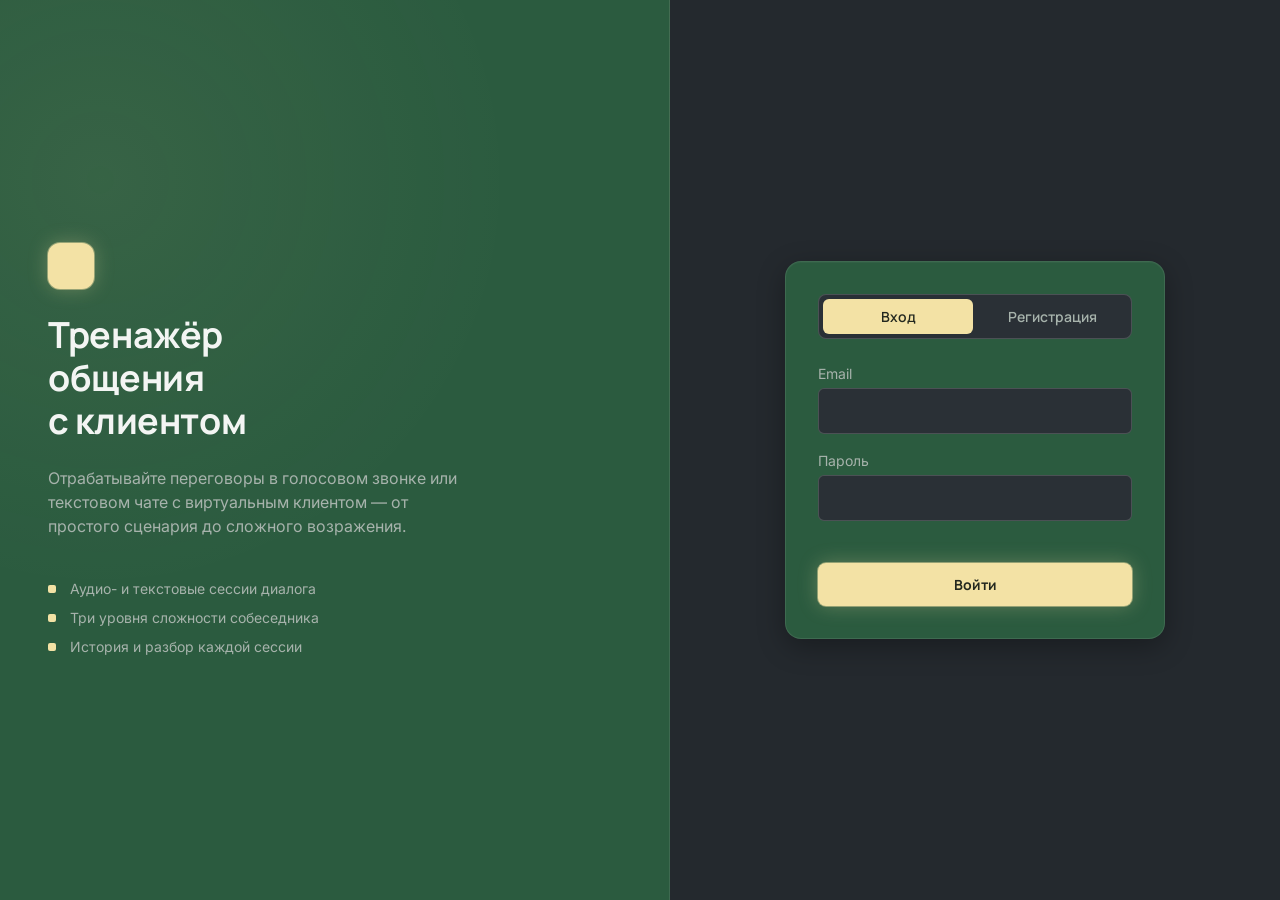
<file: frontend/pages/audio-dialog.html>
<!DOCTYPE html>
<html lang="ru">
<head>
  <meta charset="UTF-8" />
  <meta name="viewport" content="width=device-width, initial-scale=1.0" />
  <title>Голосовой звонок · Тренажёр общения с клиентом</title>
  <link rel="preconnect" href="https://fonts.googleapis.com" />
  <link href="https://fonts.googleapis.com/css2?family=Manrope:wght@600;700;800&family=Inter:wght@400;500;600&display=swap" rel="stylesheet" />
  <link rel="stylesheet" href="../css/variables.css" />
  <link rel="stylesheet" href="../css/base.css" />
  <link rel="stylesheet" href="../css/components.css" />
  <link rel="stylesheet" href="../css/audio-dialog.css" />
</head>
<body>

  <nav class="nav">
    <a class="nav__brand" href="home.html">
      <span class="nav__brand-mark"></span>
      Тренажёр общения
    </a>
    <div class="nav__links">
      <a class="nav__link" href="home.html">На главную</a>
    </div>
  </nav>

  <main class="audio-page">

    <!-- ЭКРАН НАСТРОЕК -->
    <section class="card audio-setup fade-in-on-scroll" id="setup-screen">
      <h1>Настройка звонка</h1>
      <p class="text-secondary">Выберите голос собеседника, сложность и длительность звонка.</p>

      <div class="audio-setup__block">
        <span class="field__label">Голос собеседника</span>
        <div class="segmented" id="voice-picker" role="group" aria-label="Голос собеседника">
          <button class="segmented__option" data-value="woman" aria-pressed="true">Женский</button>
          <button class="segmented__option" data-value="man" aria-pressed="false">Мужской</button>
        </div>
      </div>

      <div class="audio-setup__block">
        <span class="field__label">Сложность собеседника</span>
        <div class="segmented" id="level-picker" role="group" aria-label="Сложность">
          <button class="segmented__option" data-value="easy" aria-pressed="true">Лёгкая</button>
          <button class="segmented__option" data-value="normal" aria-pressed="false">Средняя</button>
          <button class="segmented__option" data-value="hard" aria-pressed="false">Сложная</button>
        </div>
      </div>

      <div class="audio-setup__block">
        <span class="field__label">Длительность звонка</span>
        <div class="segmented" id="mode-picker" role="group" aria-label="Длительность звонка">
          <button class="segmented__option" data-value="easy" aria-pressed="true">Короткая</button>
          <button class="segmented__option" data-value="norm" aria-pressed="false">Средняя</button>
          <button class="segmented__option" data-value="hard" aria-pressed="false">Длинная</button>
        </div>
      </div>

      <p class="field__error" id="setup-error" role="alert"></p>
      <button class="btn btn--primary btn--block audio-setup__call-btn" id="start-call-btn">
        Позвонить
      </button>
    </section>

    <!-- ЭКРАН ЗВОНКА -->
    <section class="audio-call" id="call-screen" hidden>
      <div class="audio-call__avatar glow-green" id="call-avatar"></div>
      <h2 class="audio-call__status" id="call-status">Соединение…</h2>
      <p class="audio-call__timer tabular-nums" id="call-timer">00:00</p>

      <p class="audio-call__bot-line" id="bot-line" aria-live="polite"></p>

      <div class="audio-call__controls">
        <button class="btn btn--icon audio-call__mic" id="mic-btn" disabled aria-pressed="false" aria-label="Говорить">
          <span class="audio-call__mic-dot"></span>
        </button>
        <button class="btn btn--icon audio-call__hangup" id="hangup-btn" aria-label="Завершить звонок">
          <span class="audio-call__hangup-icon"></span>
        </button>
      </div>

      <p class="audio-call__hint text-muted" id="call-hint">Нажмите на микрофон и начните говорить</p>
    </section>

    <!-- ЭКРАН ЗАВЕРШЕНИЯ -->
    <section class="card audio-end fade-in-on-scroll" id="end-screen" hidden>
      <h1 id="end-title">Звонок завершён</h1>
      <p class="text-secondary" id="end-message"></p>
      <div class="audio-end__actions">
        <button class="btn btn--ghost" id="end-restart-btn">Новый звонок</button>
        <a class="btn btn--primary" href="home.html">На главную</a>
      </div>
    </section>

    <audio id="bot-audio" class="visually-hidden"></audio>

  </main>

  <script src="../js/config.js"></script>
  <script src="../js/api.js"></script>
  <script src="../js/utils.js"></script>
  <script src="../js/audio-dialog.js"></script>
</body>
</html>
</file>
<file: frontend/css/variables.css>
/*
  variables.css
  Единая система токенов дизайна. Все остальные CSS-файлы используют
  только эти переменные — не хардкодят цвета/радиусы напрямую.
*/

:root {
  /* --- Цвета: фон / поверхности / акцент (по ТЗ) --- */
  --color-bg: #24292E;
  --color-bg-elevated: #2A3036;

  --color-surface: #2B5B3F;
  --color-surface-light: #356B4C;
  --color-surface-lighter: #3E8059;

  --color-accent: #F3E2A5;
  --color-accent-dim: #DFCB8E;
  --color-accent-strong: #F8EDC2;

  --color-text-primary: #F3F5F3;
  --color-text-secondary: #A7B3AC;
  --color-text-muted: #737E78;
  --color-text-on-accent: #23281F;
  --color-text-on-surface: #EFF3EF;

  --color-border: rgba(226, 232, 227, 0.10);
  --color-border-strong: rgba(226, 232, 227, 0.18);
  --color-border-accent: rgba(243, 226, 165, 0.45);

  --color-danger: #E0796B;
  --color-success: #8FD9A8;
  --color-online: #7FE3A3;

  /* --- Скругления --- */
  --radius-lg: 16px;
  --radius-md: 12px;
  --radius-sm: 8px;
  --radius-xs: 6px;
  --radius-pill: 999px;

  /* --- Тени / свечения --- */
  --shadow-card: 0 8px 28px rgba(0, 0, 0, 0.30);
  --shadow-card-inset: inset 0 1px 0 rgba(255, 255, 255, 0.03);
  --glow-gold: 0 0 0 1px var(--color-border-accent), 0 0 20px rgba(243, 226, 165, 0.28);
  --glow-gold-hover: 0 0 0 1px rgba(243, 226, 165, 0.65), 0 0 26px rgba(243, 226, 165, 0.42);
  --glow-green: 0 0 24px rgba(62, 128, 89, 0.35);

  /* --- Типографика --- */
  --font-display: 'Manrope', -apple-system, 'Segoe UI', sans-serif;
  --font-body: 'Inter', -apple-system, 'Segoe UI', sans-serif;

  --fs-xs: 0.75rem;
  --fs-sm: 0.875rem;
  --fs-md: 1rem;
  --fs-lg: 1.25rem;
  --fs-xl: 1.75rem;
  --fs-2xl: 2.25rem;

  /* --- Отступы --- */
  --space-3xs: 4px;
  --space-2xs: 8px;
  --space-xs: 12px;
  --space-sm: 16px;
  --space-md: 24px;
  --space-lg: 32px;
  --space-xl: 48px;

  /* --- Переходы --- */
  --ease-standard: cubic-bezier(0.4, 0, 0.2, 1);
  --t-fast: 140ms;
  --t-base: 220ms;
  --t-chart: 300ms;

  /* --- Слои --- */
  --z-nav: 100;
  --z-overlay: 200;
  --z-toast: 300;
}

@media (prefers-reduced-motion: reduce) {
  :root {
    --t-fast: 0ms;
    --t-base: 0ms;
    --t-chart: 0ms;
  }
}
</file>
<file: frontend/css/base.css>
/*
  base.css
  Сброс, типографика и общие утилиты, используемые на всех страницах.
*/

*,
*::before,
*::after {
  box-sizing: border-box;
}

/*
  Защита от переопределения нативного [hidden]: без этого правила класс
  вроде .audio-call { display: flex } побеждает атрибут hidden при равной
  специфичности, и скрытый экран всё равно остаётся видимым.
*/
[hidden] {
  display: none !important;
}

html {
  color-scheme: dark;
}

body {
  margin: 0;
  min-height: 100vh;
  background: var(--color-bg);
  color: var(--color-text-primary);
  font-family: var(--font-body);
  font-size: var(--fs-md);
  line-height: 1.5;
  -webkit-font-smoothing: antialiased;
}

h1, h2, h3, h4 {
  margin: 0;
  font-family: var(--font-display);
  font-weight: 700;
  letter-spacing: -0.01em;
  line-height: 1.2;
}

p {
  margin: 0;
  color: var(--color-text-secondary);
}

a {
  color: inherit;
  text-decoration: none;
}

button {
  font-family: inherit;
}

ul {
  list-style: none;
  margin: 0;
  padding: 0;
}

img {
  max-width: 100%;
  display: block;
}

::selection {
  background: var(--color-accent);
  color: var(--color-text-on-accent);
}

/* Скроллбар — тонкий, в тон интерфейса, без системного дефолта */
* {
  scrollbar-width: thin;
  scrollbar-color: var(--color-surface-light) transparent;
}
*::-webkit-scrollbar {
  width: 8px;
  height: 8px;
}
*::-webkit-scrollbar-thumb {
  background: var(--color-surface-light);
  border-radius: var(--radius-pill);
}
*::-webkit-scrollbar-track {
  background: transparent;
}

/* Видимый фокус для клавиатурной навигации — обязателен для доступности */
:focus-visible {
  outline: 2px solid var(--color-accent);
  outline-offset: 2px;
  border-radius: var(--radius-xs);
}

.visually-hidden {
  position: absolute;
  width: 1px;
  height: 1px;
  overflow: hidden;
  clip: rect(0 0 0 0);
  white-space: nowrap;
}

/* --- Плавное появление блоков снизу вверх при прокрутке --- */
.fade-in-on-scroll {
  opacity: 0;
  transform: translateY(14px);
  transition: opacity var(--t-base) var(--ease-standard),
              transform var(--t-base) var(--ease-standard);
}
.fade-in-on-scroll.is-visible {
  opacity: 1;
  transform: translateY(0);
}

/* --- Skeleton-плейсхолдеры вместо спиннеров --- */
.skeleton {
  position: relative;
  overflow: hidden;
  background: var(--color-surface);
  border-radius: var(--radius-sm);
}
.skeleton::after {
  content: '';
  position: absolute;
  inset: 0;
  transform: translateX(-100%);
  background: linear-gradient(
    90deg,
    transparent,
    rgba(255, 255, 255, 0.07),
    transparent
  );
  animation: skeleton-shimmer 1.4s infinite;
}
@keyframes skeleton-shimmer {
  100% { transform: translateX(100%); }
}

/* --- Утилиты слоя --- */
.text-secondary { color: var(--color-text-secondary); }
.text-muted { color: var(--color-text-muted); }

@media (prefers-reduced-motion: reduce) {
  .fade-in-on-scroll {
    transition: none;
  }
  .skeleton::after {
    animation: none;
  }
}
</file>
<file: frontend/css/components.css>
/*
  components.css
  Переиспользуемые компоненты интерфейса. Подключается на каждой странице
  вместе с variables.css и base.css.
*/

/* ================= Layout helpers ================= */

.bento-grid {
  display: grid;
  gap: var(--space-md);
}

.card {
  background: var(--color-surface);
  border: 1px solid var(--color-border);
  border-radius: var(--radius-lg);
  box-shadow: var(--shadow-card), var(--shadow-card-inset);
  padding: var(--space-md);
}

.card--flat {
  background: var(--color-bg-elevated);
}

.card--tight {
  padding: var(--space-sm);
}

/* ================= Buttons ================= */

.btn {
  display: inline-flex;
  align-items: center;
  justify-content: center;
  gap: var(--space-2xs);
  border: none;
  border-radius: var(--radius-sm);
  padding: 12px 22px;
  font-family: var(--font-display);
  font-weight: 700;
  font-size: var(--fs-sm);
  cursor: pointer;
  transition: transform var(--t-fast) var(--ease-standard),
              box-shadow var(--t-fast) var(--ease-standard),
              background var(--t-fast) var(--ease-standard),
              opacity var(--t-fast) var(--ease-standard);
}

.btn:active {
  transform: scale(0.98);
}

.btn:disabled,
.btn.is-loading {
  opacity: 0.55;
  cursor: not-allowed;
  pointer-events: none;
}

.btn--primary {
  background: var(--color-accent);
  color: var(--color-text-on-accent);
  box-shadow: var(--glow-gold);
}
.btn--primary:hover {
  background: var(--color-accent-strong);
  box-shadow: var(--glow-gold-hover);
  transform: scale(1.02);
}

.btn--ghost {
  background: transparent;
  color: var(--color-text-primary);
  border: 1px solid var(--color-border-strong);
}
.btn--ghost:hover {
  border-color: var(--color-border-accent);
  color: var(--color-accent);
}

.btn--danger {
  background: transparent;
  color: var(--color-danger);
  border: 1px solid rgba(224, 121, 107, 0.4);
}
.btn--danger:hover {
  background: rgba(224, 121, 107, 0.12);
  border-color: var(--color-danger);
}

.btn--block {
  width: 100%;
}

.btn--icon {
  width: 44px;
  height: 44px;
  padding: 0;
  border-radius: var(--radius-pill);
}

/* ================= Fields / Inputs ================= */

.field {
  display: flex;
  flex-direction: column;
  gap: var(--space-3xs);
  margin-bottom: var(--space-sm);
}

.field__label {
  font-size: var(--fs-sm);
  color: var(--color-text-secondary);
}

.input,
.select {
  background: var(--color-bg-elevated);
  border: 1px solid var(--color-border-strong);
  border-radius: var(--radius-xs);
  color: var(--color-text-primary);
  font-family: var(--font-body);
  font-size: var(--fs-md);
  padding: 12px 14px;
  transition: border-color var(--t-fast) var(--ease-standard),
              box-shadow var(--t-fast) var(--ease-standard);
}

.input::placeholder {
  color: var(--color-text-muted);
}

.input:focus,
.select:focus {
  outline: none;
  border-color: var(--color-accent);
  box-shadow: 0 0 0 3px rgba(243, 226, 165, 0.14);
}

.field__error {
  min-height: 18px;
  font-size: var(--fs-xs);
  color: var(--color-danger);
}

/* Сегментированный выбор (уровень сложности / режим) */
.segmented {
  display: inline-flex;
  background: var(--color-bg-elevated);
  border: 1px solid var(--color-border-strong);
  border-radius: var(--radius-sm);
  padding: 4px;
  gap: 4px;
}

.segmented__option {
  border: none;
  background: transparent;
  color: var(--color-text-secondary);
  font-family: var(--font-display);
  font-weight: 600;
  font-size: var(--fs-sm);
  padding: 8px 16px;
  border-radius: var(--radius-xs);
  cursor: pointer;
  transition: background var(--t-fast) var(--ease-standard),
              color var(--t-fast) var(--ease-standard);
}

.segmented__option[aria-pressed="true"] {
  background: var(--color-accent);
  color: var(--color-text-on-accent);
}

/* ================= Navigation (стекломорфизм) ================= */

.nav {
  position: sticky;
  top: 0;
  z-index: var(--z-nav);
  display: flex;
  align-items: center;
  justify-content: space-between;
  padding: var(--space-sm) var(--space-lg);
  background: rgba(43, 91, 63, 0.55);
  backdrop-filter: blur(18px) saturate(140%);
  -webkit-backdrop-filter: blur(18px) saturate(140%);
  border-bottom: 1px solid var(--color-border);
}

.nav__brand {
  display: flex;
  align-items: center;
  gap: var(--space-2xs);
  font-family: var(--font-display);
  font-weight: 800;
  font-size: var(--fs-lg);
  color: var(--color-text-primary);
}

.nav__brand-mark {
  width: 30px;
  height: 30px;
  border-radius: var(--radius-xs);
  background: var(--color-accent);
  box-shadow: var(--glow-gold);
}

.nav__links {
  display: flex;
  gap: var(--space-md);
}

.nav__link {
  position: relative;
  color: var(--color-text-secondary);
  font-size: var(--fs-sm);
  font-weight: 600;
  padding-bottom: 4px;
}

.nav__link::after {
  content: '';
  position: absolute;
  left: 50%;
  bottom: 0;
  width: 0;
  height: 2px;
  background: var(--color-accent);
  transition: width var(--t-base) var(--ease-standard),
              left var(--t-base) var(--ease-standard);
}

.nav__link:hover {
  color: var(--color-text-primary);
}

.nav__link:hover::after {
  width: 100%;
  left: 0;
}

/* ================= Avatar / статус ================= */

.avatar {
  width: 44px;
  height: 44px;
  border-radius: var(--radius-pill);
  background: linear-gradient(135deg, var(--color-surface-lighter), var(--color-surface));
  display: flex;
  align-items: center;
  justify-content: center;
  font-family: var(--font-display);
  font-weight: 700;
  color: var(--color-accent);
  flex-shrink: 0;
}

.status-dot {
  width: 10px;
  height: 10px;
  border-radius: 50%;
  background: var(--color-text-muted);
  box-shadow: 0 0 0 3px var(--color-bg);
}

.status-dot--online {
  background: var(--color-online);
  box-shadow: 0 0 0 3px var(--color-bg), 0 0 8px rgba(127, 227, 163, 0.7);
}

/* ================= Toasts ================= */

.toast-container {
  position: fixed;
  right: var(--space-md);
  bottom: var(--space-md);
  z-index: var(--z-toast);
  display: flex;
  flex-direction: column;
  gap: var(--space-2xs);
}

.toast {
  min-width: 240px;
  max-width: 320px;
  padding: 14px 16px;
  border-radius: var(--radius-sm);
  background: var(--color-bg-elevated);
  border: 1px solid var(--color-border-strong);
  color: var(--color-text-primary);
  font-size: var(--fs-sm);
  box-shadow: var(--shadow-card);
  opacity: 0;
  transform: translateY(8px);
  transition: opacity var(--t-base) var(--ease-standard),
              transform var(--t-base) var(--ease-standard);
}

.toast.is-visible {
  opacity: 1;
  transform: translateY(0);
}

.toast--error {
  border-color: rgba(224, 121, 107, 0.5);
}

.toast--success {
  border-color: rgba(143, 217, 168, 0.5);
}

/* ================= Прочее ================= */

.divider {
  height: 1px;
  background: var(--color-border);
  border: none;
  margin: var(--space-sm) 0;
}

.glow-gold { box-shadow: var(--glow-gold); }
.glow-green { box-shadow: var(--glow-green); }

.tabular-nums {
  font-variant-numeric: tabular-nums;
}
</file>
<file: frontend/css/audio-dialog.css>
/*
  audio-dialog.css — стили страницы голосового звонка
*/

.audio-page {
  max-width: 640px;
  margin: 0 auto;
  padding: var(--space-lg) var(--space-lg) var(--space-xl);
  min-height: calc(100vh - 73px);
  display: flex;
  align-items: center;
  justify-content: center;
}

/* ---------- Экран настроек ---------- */

.audio-setup {
  width: 100%;
}

.audio-setup h1 {
  font-size: var(--fs-xl);
  margin-bottom: var(--space-3xs);
}

.audio-setup > p.text-secondary {
  margin-bottom: var(--space-md);
}

.audio-setup__block {
  display: flex;
  flex-direction: column;
  gap: var(--space-2xs);
  margin-bottom: var(--space-md);
}

.audio-setup__block .segmented {
  width: 100%;
}

.audio-setup__block .segmented__option {
  flex: 1;
}

.audio-setup__call-btn {
  margin-top: var(--space-sm);
}

/* ---------- Экран звонка ---------- */

.audio-call {
  width: 100%;
  display: flex;
  flex-direction: column;
  align-items: center;
  text-align: center;
  gap: var(--space-2xs);
}

.audio-call__avatar {
  width: 128px;
  height: 128px;
  border-radius: 50%;
  background: radial-gradient(circle at 32% 28%, var(--color-surface-lighter), var(--color-surface));
  border: 1px solid var(--color-border-strong);
  margin-bottom: var(--space-sm);
  transition: box-shadow var(--t-base) var(--ease-standard);
}

.audio-call__avatar.is-active {
  animation: call-pulse 1.6s ease-in-out infinite;
}

@keyframes call-pulse {
  0%, 100% { box-shadow: var(--glow-green); }
  50% { box-shadow: 0 0 40px rgba(62, 128, 89, 0.6); }
}

.audio-call__status {
  font-size: var(--fs-lg);
}

.audio-call__timer {
  color: var(--color-text-secondary);
  font-size: var(--fs-sm);
  margin-bottom: var(--space-sm);
}

.audio-call__bot-line {
  min-height: 44px;
  max-width: 46ch;
  color: var(--color-text-primary);
  font-size: var(--fs-md);
  margin-bottom: var(--space-md);
}

.audio-call__controls {
  display: flex;
  align-items: center;
  gap: var(--space-lg);
}

.audio-call__mic,
.audio-call__hangup {
  width: 68px;
  height: 68px;
  position: relative;
}

.audio-call__mic {
  background: var(--color-accent);
  box-shadow: var(--glow-gold);
}
.audio-call__mic:hover:not(:disabled) {
  box-shadow: var(--glow-gold-hover);
  transform: scale(1.02);
}
.audio-call__mic[aria-pressed="true"] {
  background: var(--color-danger);
  box-shadow: 0 0 20px rgba(224, 121, 107, 0.4);
}

.audio-call__mic-dot {
  display: block;
  width: 18px;
  height: 18px;
  border-radius: var(--radius-xs);
  background: var(--color-text-on-accent);
  margin: 0 auto;
}

.audio-call__hangup {
  background: var(--color-danger);
}
.audio-call__hangup:hover {
  background: #e88c80;
  transform: scale(1.02);
}

.audio-call__hangup-icon {
  display: block;
  width: 24px;
  height: 24px;
  border-radius: 50%;
  background: var(--color-text-primary);
  margin: 0 auto;
}

.audio-call__hint {
  margin-top: var(--space-sm);
  font-size: var(--fs-xs);
}

/* ---------- Экран завершения ---------- */

.audio-end {
  width: 100%;
  text-align: center;
}

.audio-end h1 {
  font-size: var(--fs-xl);
  margin-bottom: var(--space-2xs);
}

.audio-end__actions {
  display: flex;
  justify-content: center;
  gap: var(--space-sm);
  margin-top: var(--space-md);
}
</file>
<file: frontend/css/auth.css>
/*
  auth.css — стили страницы входа/регистрации
*/

.auth {
  min-height: 100vh;
  display: grid;
  grid-template-columns: 1.1fr 1fr;
  align-items: stretch;
}

.auth__brand {
  display: flex;
  flex-direction: column;
  justify-content: center;
  gap: var(--space-md);
  padding: var(--space-xl) var(--space-xl);
  background:
    radial-gradient(circle at 15% 20%, rgba(243, 226, 165, 0.06), transparent 45%),
    var(--color-surface);
  border-right: 1px solid var(--color-border);
}

.auth__brand-mark {
  width: 46px;
  height: 46px;
  border-radius: var(--radius-md);
  background: var(--color-accent);
  box-shadow: var(--glow-gold);
}

.auth__brand-title {
  font-size: var(--fs-2xl);
  max-width: 12ch;
}

.auth__brand-text {
  max-width: 42ch;
  font-size: var(--fs-md);
}

.auth__brand-points {
  display: flex;
  flex-direction: column;
  gap: var(--space-2xs);
  margin-top: var(--space-sm);
}

.auth__brand-points li {
  position: relative;
  padding-left: 22px;
  color: var(--color-text-secondary);
  font-size: var(--fs-sm);
}

.auth__brand-points li::before {
  content: '';
  position: absolute;
  left: 0;
  top: 7px;
  width: 8px;
  height: 8px;
  border-radius: 2px;
  background: var(--color-accent);
}

.auth__panel {
  align-self: center;
  justify-self: center;
  width: 100%;
  max-width: 380px;
  margin: var(--space-xl);
  padding: var(--space-lg);
}

.auth__tabs {
  width: 100%;
  margin-bottom: var(--space-md);
}

.auth__tabs .segmented__option {
  flex: 1;
}

.auth__form {
  display: flex;
  flex-direction: column;
}

.auth__form .btn {
  margin-top: var(--space-2xs);
}

.auth__form #resend-code {
  margin-top: var(--space-2xs);
}

.auth__verify-hint {
  font-size: var(--fs-sm);
  margin-bottom: var(--space-sm);
}

.auth__verify-hint strong {
  color: var(--color-text-primary);
}

@media (max-width: 860px) {
  .auth {
    grid-template-columns: 1fr;
  }
  .auth__brand {
    border-right: none;
    border-bottom: 1px solid var(--color-border);
    padding: var(--space-lg);
  }
  .auth__panel {
    margin: var(--space-lg);
  }
}
</file>
<file: frontend/css/home.css>
/*
  home.css — стили главной страницы
*/

.home {
  max-width: 1040px;
  margin: 0 auto;
  padding: var(--space-lg) var(--space-lg) var(--space-xl);
}

/* --- Карточка профиля --- */

.home__profile {
  display: flex;
  align-items: center;
  gap: var(--space-sm);
  margin-bottom: var(--space-lg);
}

.home__profile-avatar .avatar {
  font-size: var(--fs-lg);
  width: 56px;
  height: 56px;
}

.home__profile-info {
  flex: 1;
  min-width: 0;
}

.home__skeleton-line {
  height: 16px;
  margin-bottom: 8px;
}
.home__skeleton-line--title {
  width: 160px;
  height: 20px;
}
.home__skeleton-line--sub {
  width: 220px;
}

.home__profile-details h2 {
  font-size: var(--fs-lg);
  margin-bottom: 2px;
}

.home__profile-details p {
  font-size: var(--fs-sm);
  margin-bottom: 2px;
}

.home__profile-id {
  font-size: var(--fs-xs);
}

/* --- Заголовок секции --- */

.home__section-title {
  font-size: var(--fs-xl);
  margin: var(--space-md) 0 var(--space-md);
}

/* --- Действия (bento) --- */

.home__actions {
  grid-template-columns: repeat(2, 1fr);
}

.home__action {
  display: flex;
  flex-direction: column;
  align-items: flex-start;
  gap: var(--space-2xs);
}

.home__action h3 {
  font-size: var(--fs-lg);
  margin-top: var(--space-2xs);
}

.home__action p {
  font-size: var(--fs-sm);
  margin-bottom: var(--space-sm);
}

.home__action .btn {
  margin-top: auto;
}

.home__action-icon {
  width: 48px;
  height: 48px;
  border-radius: var(--radius-md);
  background: var(--color-surface-lighter);
  box-shadow: var(--glow-green);
  position: relative;
}

.home__action-icon::before {
  content: '';
  position: absolute;
  inset: 0;
  margin: auto;
  background: var(--color-accent);
}

.home__action-icon--audio::before {
  width: 18px;
  height: 18px;
  border-radius: 50%;
}

.home__action-icon--text::before {
  width: 22px;
  height: 16px;
  border-radius: var(--radius-xs);
}

@media (max-width: 720px) {
  .home__actions {
    grid-template-columns: 1fr;
  }
}
</file>
<file: frontend/css/text-dialog.css>
/*
  text-dialog.css — стили страницы текстового диалога
*/

.text-page {
  max-width: 640px;
  margin: 0 auto;
  padding: var(--space-lg) var(--space-lg) var(--space-xl);
}

/* ---------- Экран настроек (переиспользует .card) ---------- */

.text-setup h1 {
  font-size: var(--fs-xl);
  margin-bottom: var(--space-3xs);
}

.text-setup > p.text-secondary {
  margin-bottom: var(--space-md);
}

.text-setup__block {
  display: flex;
  flex-direction: column;
  gap: var(--space-2xs);
  margin-bottom: var(--space-md);
}

.text-setup__block .segmented__option {
  flex: 1;
}

/* ---------- Чат ---------- */

.text-chat {
  display: flex;
  flex-direction: column;
  height: calc(100vh - 73px - var(--space-lg) * 2);
}

.text-chat__topbar {
  display: flex;
  justify-content: flex-end;
  margin-bottom: var(--space-sm);
}

.text-chat__header {
  display: flex;
  align-items: center;
  gap: var(--space-sm);
  border-radius: var(--radius-lg) var(--radius-lg) 0 0;
  border-bottom: none;
}

.text-chat__header-info h2 {
  font-size: var(--fs-md);
}

.text-chat__online {
  display: inline-flex;
  align-items: center;
  gap: 6px;
  font-size: var(--fs-xs);
  color: var(--color-text-secondary);
}

.text-chat__messages {
  flex: 1;
  overflow-y: auto;
  background: var(--color-bg-elevated);
  border: 1px solid var(--color-border);
  border-top: none;
  padding: var(--space-sm);
  display: flex;
  flex-direction: column;
  gap: var(--space-2xs);
}

.bubble {
  max-width: 76%;
  padding: 10px 14px;
  border-radius: var(--radius-md);
  font-size: var(--fs-sm);
  line-height: 1.45;
  opacity: 0;
  transform: translateY(6px);
  animation: bubble-in var(--t-base) var(--ease-standard) forwards;
}

@keyframes bubble-in {
  to { opacity: 1; transform: translateY(0); }
}

.bubble--bot {
  align-self: flex-start;
  background: var(--color-surface);
  color: var(--color-text-on-surface);
  border-bottom-left-radius: var(--radius-xs);
}

.bubble--user {
  align-self: flex-end;
  background: var(--color-accent);
  color: var(--color-text-on-accent);
  border-bottom-right-radius: var(--radius-xs);
}

.bubble--system {
  align-self: center;
  background: transparent;
  color: var(--color-text-muted);
  font-size: var(--fs-xs);
}

.bubble--typing {
  align-self: flex-start;
  width: 64px;
  height: 34px;
  padding: 0;
}

.text-chat__composer {
  display: flex;
  gap: var(--space-2xs);
  padding: var(--space-sm);
  background: var(--color-surface);
  border: 1px solid var(--color-border);
  border-top: none;
  border-radius: 0 0 var(--radius-lg) var(--radius-lg);
}

.text-chat__input {
  flex: 1;
}

/* ---------- Экран завершения ---------- */

.text-end {
  text-align: center;
}

.text-end h1 {
  font-size: var(--fs-xl);
  margin-bottom: var(--space-2xs);
}

.text-end__actions {
  display: flex;
  justify-content: center;
  gap: var(--space-sm);
  margin-top: var(--space-md);
}
</file>
